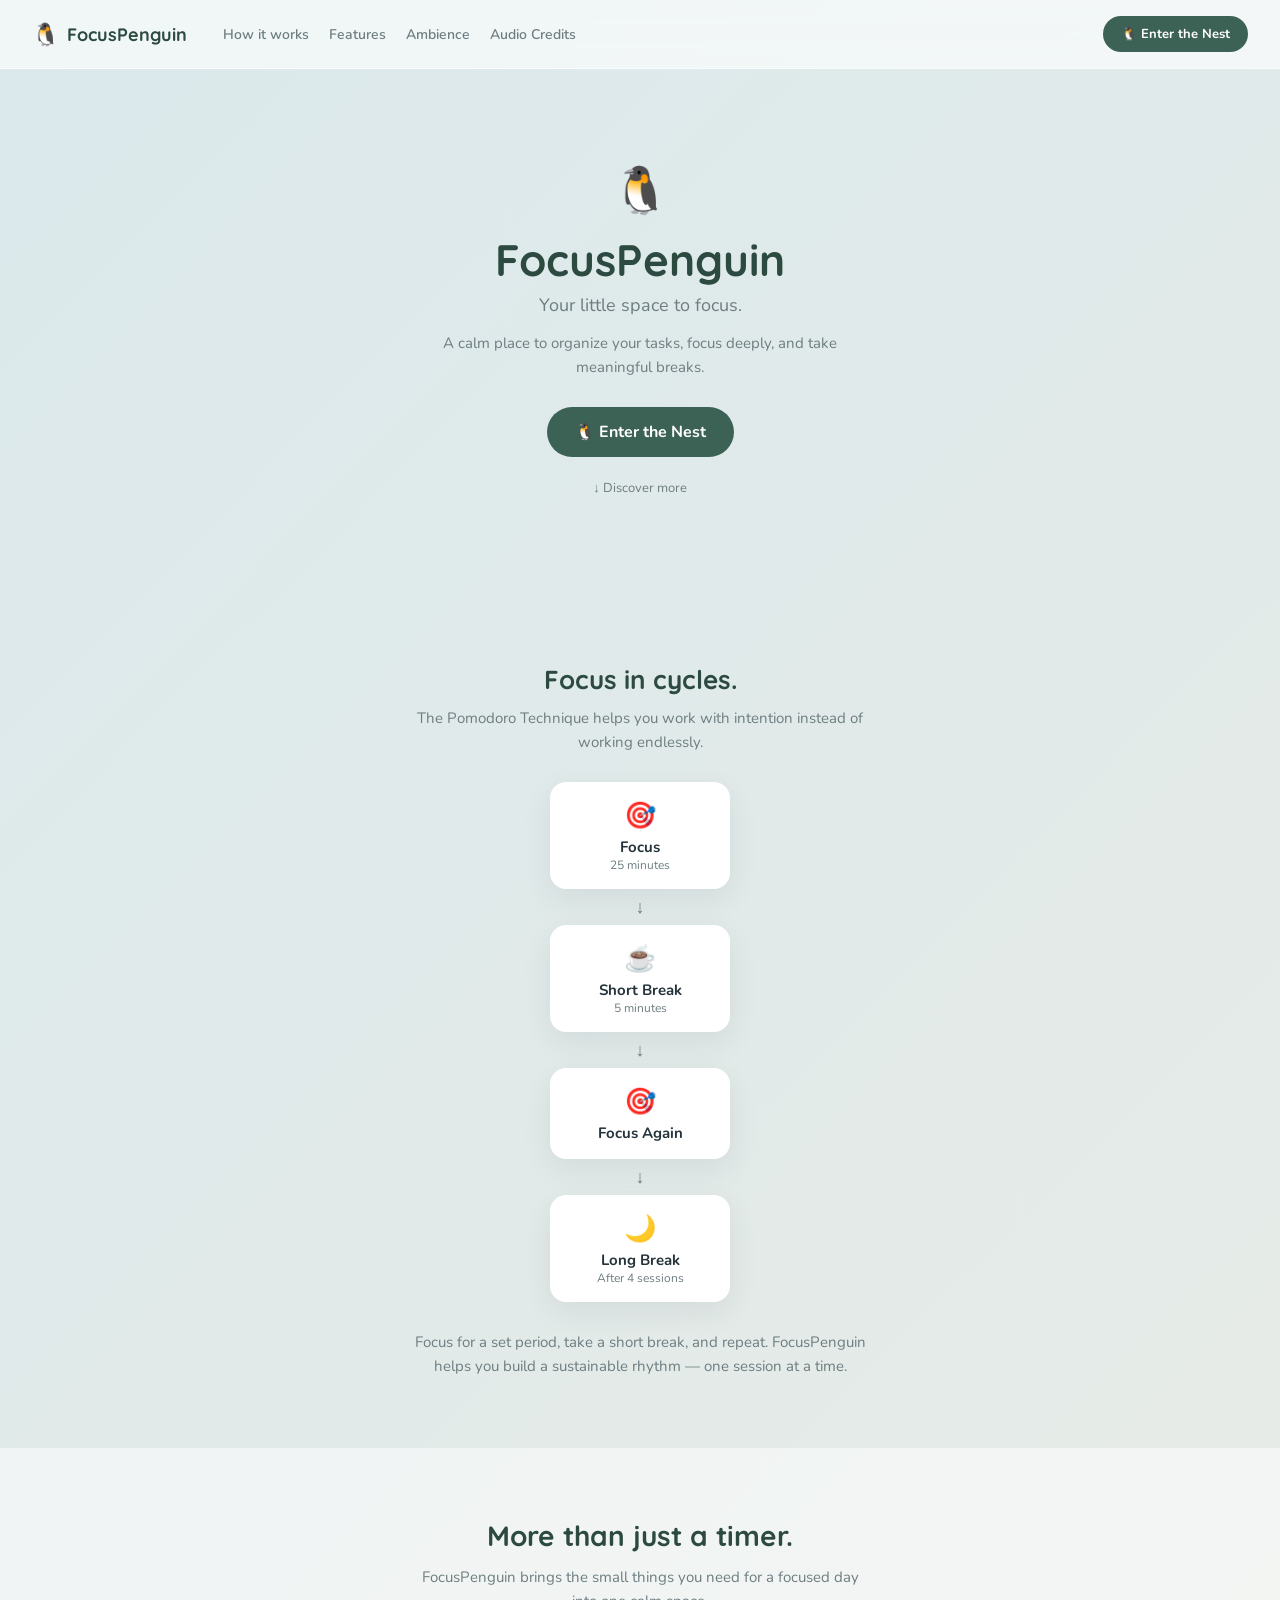
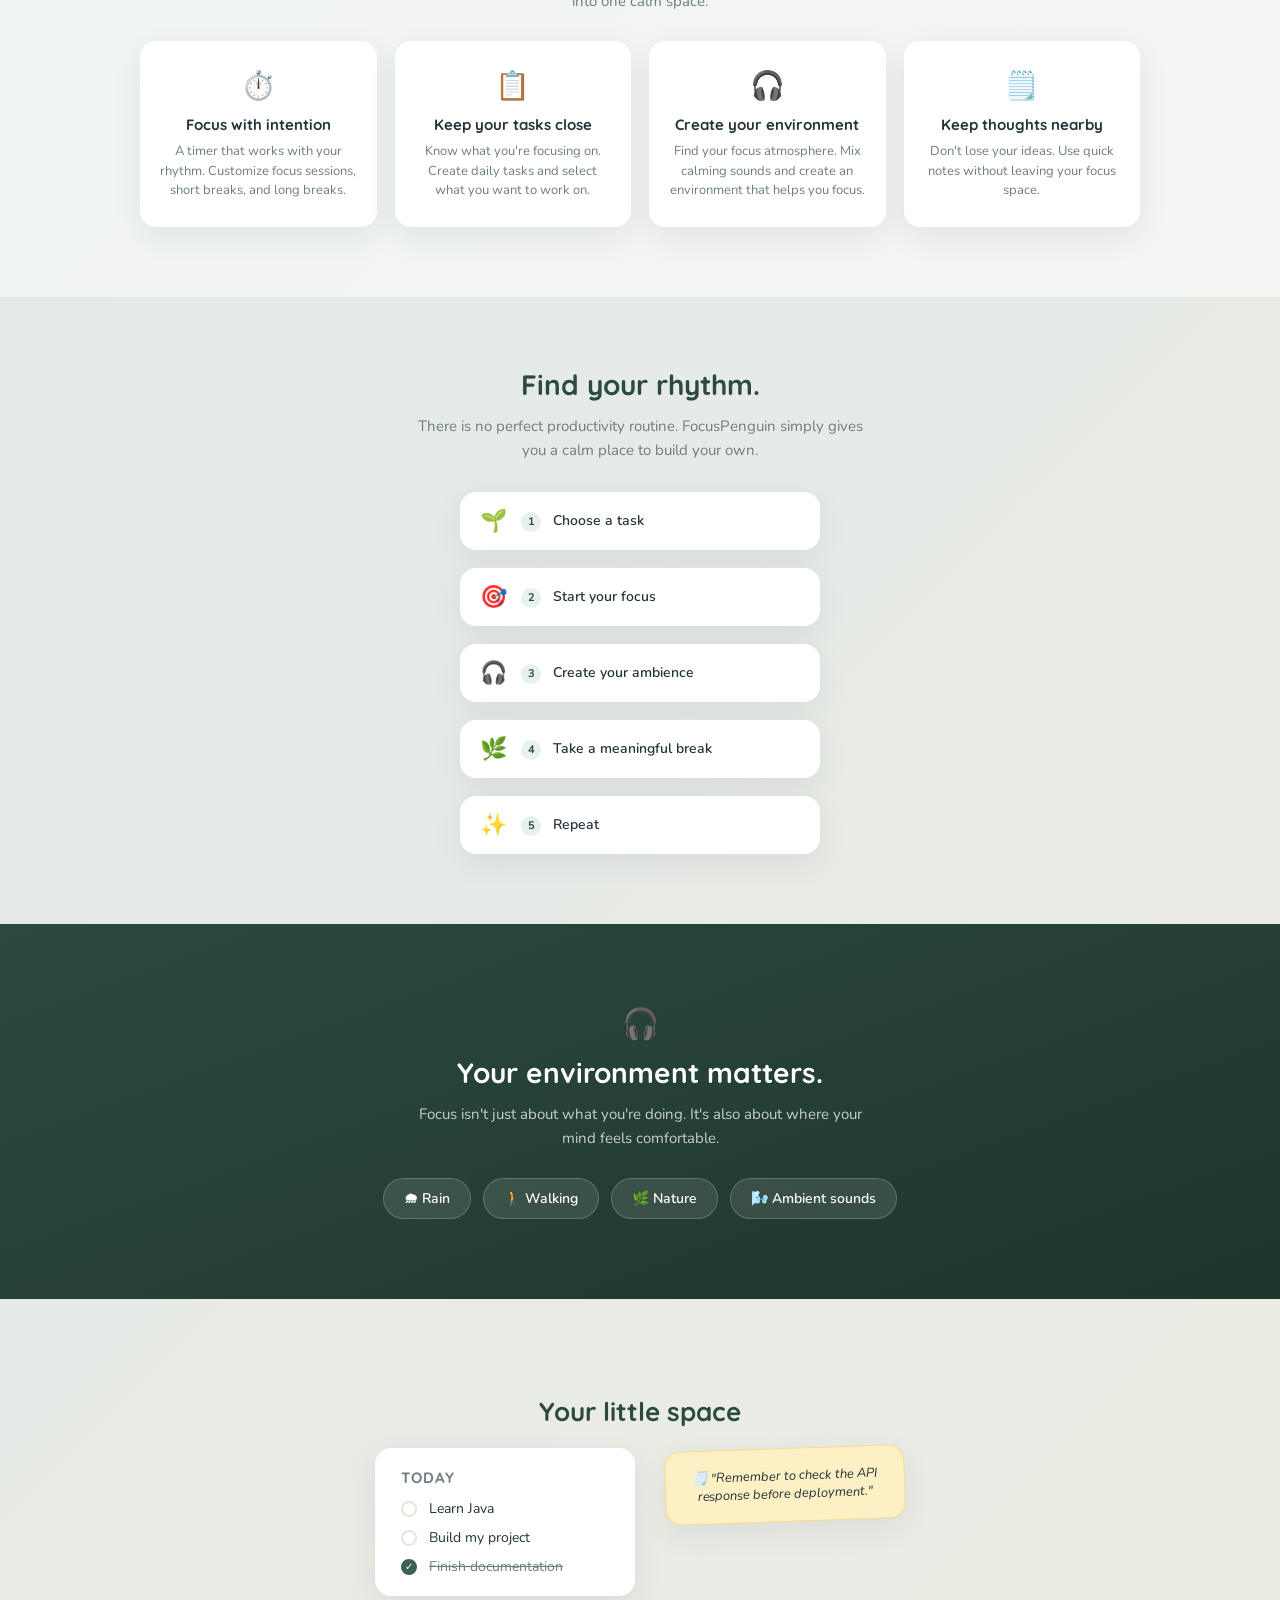
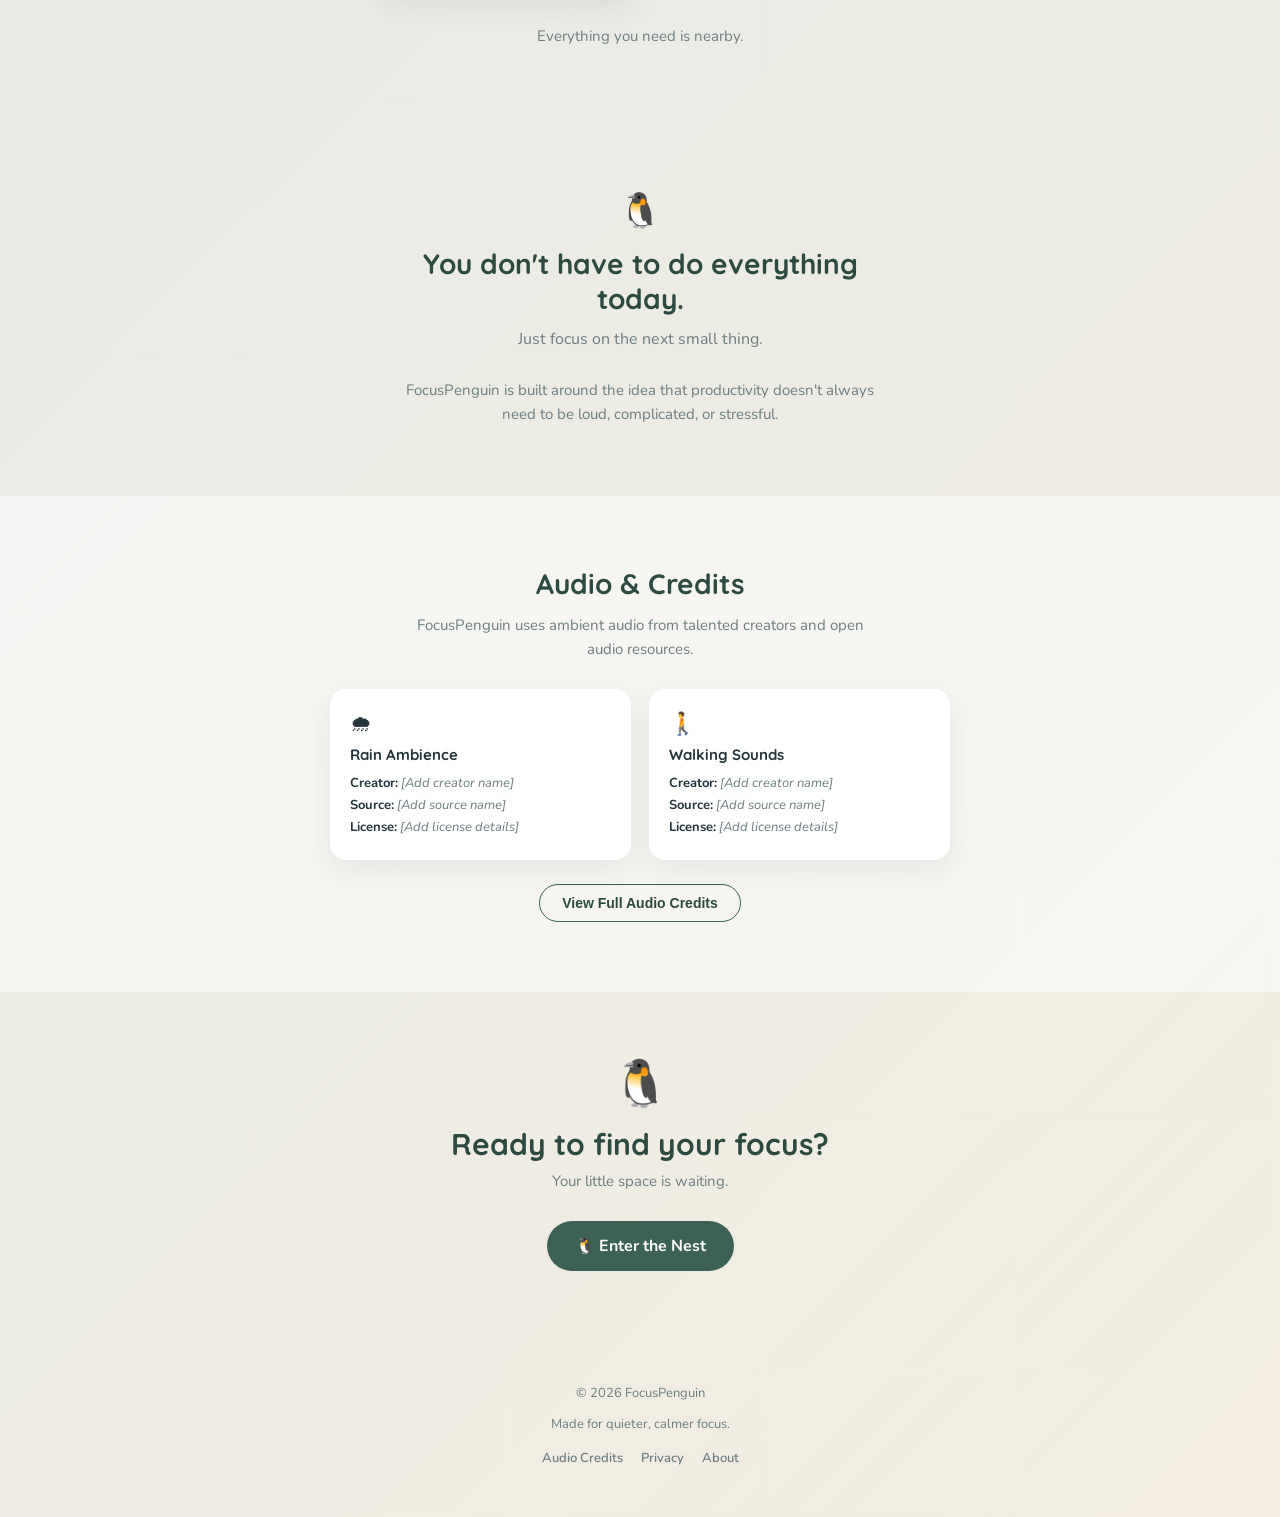
<file: index.html>
<!DOCTYPE html>
<html lang="en">
<head>
    <meta charset="UTF-8">
    <meta name="viewport" content="width=device-width, initial-scale=1.0">

    <title>FocusPenguin — Your Little Space to Focus</title>
    <meta name="description" content="FocusPenguin is a calm Pomodoro timer and task space. Focus in cycles, mix ambient sounds, keep notes close, and build a rhythm that works for you.">

    <link rel="preconnect" href="https://fonts.googleapis.com">
    <link href="https://fonts.googleapis.com/css2?family=Nunito:wght@400;600;700;800&family=Quicksand:wght@600;700&display=swap" rel="stylesheet">

    <link rel="stylesheet" href="style.css">
</head>
<body>

    <!-- ============ NAV ============ -->
    <header class="landing-nav">
        <div class="landing-brand">
            <span class="brand-leaf">🐧</span>
            <span class="brand-name">FocusPenguin</span>
        </div>

        <nav class="landing-nav-links">
            <a href="#how-it-works">How it works</a>
            <a href="#features">Features</a>
            <a href="#ambience">Ambience</a>
            <a href="#audio-credits">Audio Credits</a>
        </nav>

        <a href="/nest/" class="btn-nest btn-nest-small">🐧 Enter the Nest</a>
    </header>

    <!-- ============ HERO ============ -->
    <section class="hero">
        <div class="hero-leaf">🐧</div>

        <h1>FocusPenguin</h1>
        <p class="hero-tagline">Your little space to focus.</p>

        <p class="hero-sub">
            A calm place to organize your tasks, focus deeply,
            and take meaningful breaks.
        </p>

        <a href="/nest/" class="btn-nest">🐧 Enter the Nest</a>

        <a href="#how-it-works" class="discover-more">↓ Discover more</a>
    </section>

    <!-- ============ HOW POMODORO WORKS ============ -->
    <section class="section" id="how-it-works">

        <p class="eyebrow-divider">Focus in cycles.</p>

        <p class="section-intro">
            The Pomodoro Technique helps you work with intention
            instead of working endlessly.
        </p>

        <div class="cycle-diagram">

            <div class="cycle-step">
                <span class="cycle-icon">🎯</span>
                <span class="cycle-label">Focus</span>
                <span class="cycle-sub">25 minutes</span>
            </div>

            <span class="cycle-arrow">↓</span>

            <div class="cycle-step">
                <span class="cycle-icon">☕</span>
                <span class="cycle-label">Short Break</span>
                <span class="cycle-sub">5 minutes</span>
            </div>

            <span class="cycle-arrow">↓</span>

            <div class="cycle-step">
                <span class="cycle-icon">🎯</span>
                <span class="cycle-label">Focus Again</span>
            </div>

            <span class="cycle-arrow">↓</span>

            <div class="cycle-step">
                <span class="cycle-icon">🌙</span>
                <span class="cycle-label">Long Break</span>
                <span class="cycle-sub">After 4 sessions</span>
            </div>

        </div>

        <p class="section-outro">
            Focus for a set period, take a short break, and repeat.
            FocusPenguin helps you build a sustainable rhythm — one session at a time.
        </p>

    </section>

    <!-- ============ FEATURES ============ -->
    <section class="section section-alt" id="features">

        <h2>More than just a timer.</h2>
        <p class="section-intro">
            FocusPenguin brings the small things you need for a focused day
            into one calm space.
        </p>

        <div class="feature-grid">

            <div class="feature-card">
                <span class="feature-icon">⏱️</span>
                <h3>Focus with intention</h3>
                <p>A timer that works with your rhythm. Customize focus sessions, short breaks, and long breaks.</p>
            </div>

            <div class="feature-card">
                <span class="feature-icon">📋</span>
                <h3>Keep your tasks close</h3>
                <p>Know what you're focusing on. Create daily tasks and select what you want to work on.</p>
            </div>

            <div class="feature-card">
                <span class="feature-icon">🎧</span>
                <h3>Create your environment</h3>
                <p>Find your focus atmosphere. Mix calming sounds and create an environment that helps you focus.</p>
            </div>

            <div class="feature-card">
                <span class="feature-icon">🗒️</span>
                <h3>Keep thoughts nearby</h3>
                <p>Don't lose your ideas. Use quick notes without leaving your focus space.</p>
            </div>

        </div>

    </section>

    <!-- ============ YOUR FOCUS FLOW ============ -->
    <section class="section" id="focus-flow">

        <h2>Find your rhythm.</h2>
        <p class="section-intro">
            There is no perfect productivity routine.
            FocusPenguin simply gives you a calm place to build your own.
        </p>

        <div class="flow-timeline">

            <div class="flow-step">
                <span class="flow-icon">🌱</span>
                <div>
                    <span class="flow-number">1</span>
                    <span class="flow-label">Choose a task</span>
                </div>
            </div>

            <div class="flow-step">
                <span class="flow-icon">🎯</span>
                <div>
                    <span class="flow-number">2</span>
                    <span class="flow-label">Start your focus</span>
                </div>
            </div>

            <div class="flow-step">
                <span class="flow-icon">🎧</span>
                <div>
                    <span class="flow-number">3</span>
                    <span class="flow-label">Create your ambience</span>
                </div>
            </div>

            <div class="flow-step">
                <span class="flow-icon">🌿</span>
                <div>
                    <span class="flow-number">4</span>
                    <span class="flow-label">Take a meaningful break</span>
                </div>
            </div>

            <div class="flow-step">
                <span class="flow-icon">✨</span>
                <div>
                    <span class="flow-number">5</span>
                    <span class="flow-label">Repeat</span>
                </div>
            </div>

        </div>

    </section>

    <!-- ============ AMBIENCE ============ -->
    <section class="section section-dark" id="ambience">

        <span class="section-dark-icon">🎧</span>

        <h2>Your environment matters.</h2>

        <p class="section-intro section-intro-dark">
            Focus isn't just about what you're doing.
            It's also about where your mind feels comfortable.
        </p>

        <div class="ambience-tags">
            <span class="ambience-tag">🌧 Rain</span>
            <span class="ambience-tag">🚶 Walking</span>
            <span class="ambience-tag">🌿 Nature</span>
            <span class="ambience-tag">🌬️ Ambient sounds</span>
        </div>

    </section>

    <!-- ============ NOTES + TASKS MOCK ============ -->
    <section class="section" id="workspace">

        <p class="eyebrow-divider">Your little space</p>

        <div class="workspace-mock">

            <div class="mock-card">
                <p class="mock-card-title">Today</p>
                <ul class="mock-task-list">
                    <li><span class="mock-check"></span> Learn Java</li>
                    <li><span class="mock-check"></span> Build my project</li>
                    <li><span class="mock-check mock-check-done">✓</span> <span class="mock-done">Finish documentation</span></li>
                </ul>
            </div>

            <div class="mock-sticky">
                🗒️ "Remember to check the API response before deployment."
            </div>

        </div>

        <p class="section-outro">Everything you need is nearby.</p>

    </section>

    <!-- ============ PHILOSOPHY ============ -->
    <section class="section section-philosophy">

        <span class="philosophy-icon">🐧</span>

        <h2>You don't have to do everything today.</h2>
        <p class="philosophy-sub">Just focus on the next small thing.</p>

        <p class="section-outro">
            FocusPenguin is built around the idea that productivity doesn't
            always need to be loud, complicated, or stressful.
        </p>

    </section>

    <!-- ============ AUDIO CREDITS ============ -->
    <section class="section section-alt" id="audio-credits">

        <h2>Audio &amp; Credits</h2>
        <p class="section-intro">
            FocusPenguin uses ambient audio from talented creators and open audio resources.
        </p>

        <div class="credits-grid">

            <div class="credit-card">
                <span class="credit-icon">🌧</span>
                <h3>Rain Ambience</h3>
                <p><strong>Creator:</strong> <span class="credit-placeholder">[Add creator name]</span></p>
                <p><strong>Source:</strong> <span class="credit-placeholder">[Add source name]</span></p>
                <p><strong>License:</strong> <span class="credit-placeholder">[Add license details]</span></p>
            </div>

            <div class="credit-card">
                <span class="credit-icon">🚶</span>
                <h3>Walking Sounds</h3>
                <p><strong>Creator:</strong> <span class="credit-placeholder">[Add creator name]</span></p>
                <p><strong>Source:</strong> <span class="credit-placeholder">[Add source name]</span></p>
                <p><strong>License:</strong> <span class="credit-placeholder">[Add license details]</span></p>
            </div>

        </div>

        <button class="btn-secondary-outline" id="viewFullCreditsButton">View Full Audio Credits</button>

    </section>

    <!-- ============ FINAL CTA ============ -->
    <section class="hero hero-final">
        <div class="hero-leaf">🐧</div>

        <h2>Ready to find your focus?</h2>
        <p class="hero-sub">Your little space is waiting.</p>

        <a href="/nest/" class="btn-nest">🐧 Enter the Nest</a>
    </section>

    <!-- ============ FOOTER ============ -->
    <footer class="landing-footer">
        <p>© 2026 FocusPenguin</p>
        <p class="footer-sub">Made for quieter, calmer focus.</p>

        <div class="footer-links">
            <a href="#audio-credits">Audio Credits</a>
            <a href="#" id="privacyLink">Privacy</a>
            <a href="#" id="aboutLink">About</a>
        </div>
    </footer>

    <!-- ============ FULL CREDITS MODAL ============ -->
    <div class="modal-overlay" id="creditsOverlay">
        <div class="modal-panel">
            <button class="modal-close" id="closeCreditsButton" aria-label="Close">×</button>

            <h2>Full Audio Credits</h2>

            <p class="section-intro" style="text-align:left;">
                The exact attribution below should match the license terms
                of each audio file actually used in the app.
            </p>

            <div class="credit-card" style="margin-bottom:14px;">
                <span class="credit-icon">🌧</span>
                <h3>Rain Ambience</h3>
                <p><strong>Creator:</strong> <span class="credit-placeholder">[Add creator name]</span></p>
                <p><strong>Source:</strong> <span class="credit-placeholder">[Add source name]</span></p>
                <p><strong>License:</strong> <span class="credit-placeholder">[Add license details]</span></p>
            </div>

            <div class="credit-card">
                <span class="credit-icon">🚶</span>
                <h3>Walking Sounds</h3>
                <p><strong>Creator:</strong> <span class="credit-placeholder">[Add creator name]</span></p>
                <p><strong>Source:</strong> <span class="credit-placeholder">[Add source name]</span></p>
                <p><strong>License:</strong> <span class="credit-placeholder">[Add license details]</span></p>
            </div>
        </div>
    </div>

    <script src="script.js"></script>

</body>
</html>
</file>
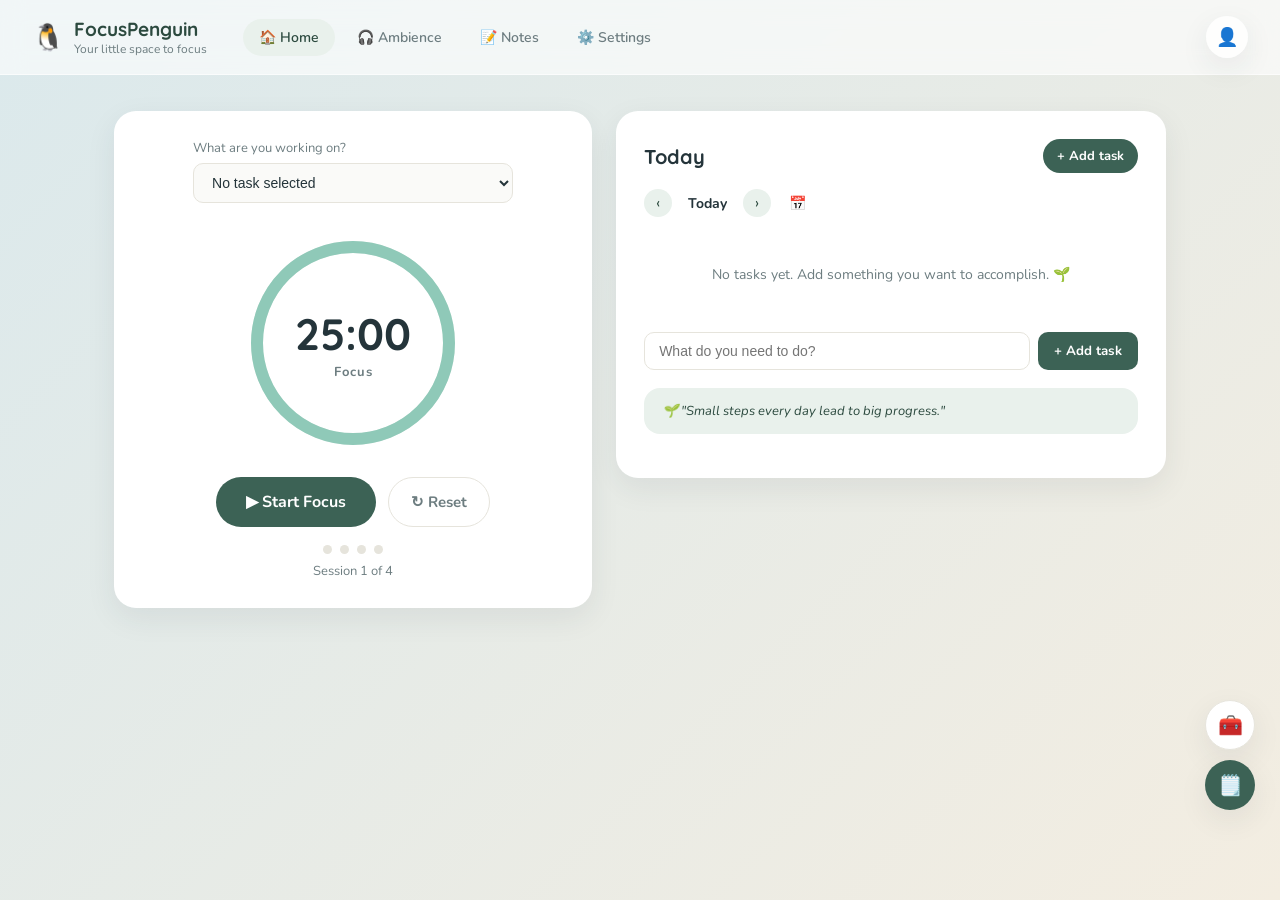
<file: nest/index.html>
<!DOCTYPE html>
<html lang="en">
<head>
    <meta charset="UTF-8">
    <meta name="viewport" content="width=device-width, initial-scale=1.0">

    <title>FocusPenguin</title>

    <link rel="preconnect" href="https://fonts.googleapis.com">
    <link href="https://fonts.googleapis.com/css2?family=Nunito:wght@400;600;700;800&family=Quicksand:wght@600;700&display=swap" rel="stylesheet">

    <link rel="stylesheet" href="style.css">
</head>

<body>

    <div id="ambienceBackground"></div>

    <!-- ============ TOP NAV ============ -->
    <header class="topnav">

        <div class="brand">
            <span class="brand-leaf">🐧</span>
            <div>
                <div class="brand-name">FocusPenguin</div>
                <div class="brand-tag">Your little space to focus</div>
            </div>
        </div>

        <nav class="nav-links">
            <button class="nav-link active" id="navHome">🏠 Home</button>
            <button class="nav-link" id="navAmbience">🎧 Ambience</button>
            <button class="nav-link" id="navNotes">📝 Notes</button>
            <button class="nav-link" id="navSettings">⚙️ Settings</button>
        </nav>

        <button id="accountButton" class="account-avatar-button" aria-label="Account">👤</button>

    </header>

    <!-- ============ MOBILE BOTTOM NAV ============ -->
    <nav class="bottom-nav">
        <button class="bottom-nav-item active" id="bottomNavHome">
            <span>🏠</span>Home
        </button>
        <button class="bottom-nav-item" id="bottomNavTasks">
            <span>✅</span>Tasks
        </button>
        <button class="bottom-nav-item" id="bottomNavAmbience">
            <span>🎧</span>Ambience
        </button>
        <button class="bottom-nav-item" id="bottomNavNotes">
            <span>📝</span>Notes
        </button>
        <button class="bottom-nav-item" id="bottomNavMore">
            <span>⋯</span>More
        </button>
    </nav>

    <main class="dashboard">

        <!-- ============ FOCUS CARD ============ -->
        <section class="focus-card" id="focusCard">

            <!-- TIMER VIEW -->
            <div class="card-view active" id="timerView">

                <div class="task-select-row">
                    <label for="activeTaskSelect" class="task-select-label">What are you working on?</label>
                    <select id="activeTaskSelect" class="task-select">
                        <option value="">No task selected</option>
                    </select>
                </div>

                <div class="progress-ring-wrap">

                    <svg viewBox="0 0 220 220" class="progress-ring">
                        <circle class="ring-track" cx="110" cy="110" r="96"></circle>
                        <circle class="ring-progress" id="ringProgress" cx="110" cy="110" r="96"></circle>
                    </svg>

                    <div class="timer-center">
                        <div class="timer" id="timer">25:00</div>
                        <p class="session-type" id="sessionType">Focus</p>
                    </div>

                </div>

                <div class="timer-controls">
                    <button id="startButton" class="btn-primary btn-lg">▶ Start Focus</button>
                    <button id="resetButton" class="btn-ghost">↻ Reset</button>
                </div>

                <div class="session-dots" id="sessionDots"></div>

                <p class="session-count" id="sessionProgress">Session 1 of 4</p>

            </div>

            <!-- SESSION COMPLETE VIEW -->
            <div class="card-view" id="completeView">

                <div class="complete-icon">🐧</div>

                <h2 class="complete-title">Session Complete!</h2>
                <p class="complete-sub">Great work! 🎉</p>
                <p class="complete-detail">You focused for <strong id="completedMinutes">25</strong> minutes.</p>

                <div class="quote-box">"Progress, not perfection. Keep going!"</div>

                <div class="complete-actions">
                    <button id="takeBreakButton" class="btn-primary">Take a Break</button>
                    <button id="startNextButton" class="btn-secondary">Start Next Session</button>
                </div>

            </div>

            <!-- BREAK INTRO VIEW -->
            <div class="card-view" id="breakIntroView">

                <div class="break-hero"></div>

                <h2 class="complete-title">Time for a Break</h2>
                <p class="complete-sub">You've earned this! 🌱</p>

                <div class="timer break-preview-timer" id="breakPreviewTimer">05:00</div>

                <ul class="break-suggestions">
                    <li><label><input type="radio" name="breakSuggestion" checked> Take a short walk</label></li>
                    <li><label><input type="radio" name="breakSuggestion"> Drink some water</label></li>
                    <li><label><input type="radio" name="breakSuggestion"> Stretch</label></li>
                    <li><label><input type="radio" name="breakSuggestion"> Look away from your screen</label></li>
                </ul>

                <div class="complete-actions">
                    <button id="startBreakButton" class="btn-primary">▶ Start Break</button>
                    <button id="skipBreakButton" class="btn-secondary">Skip</button>
                </div>

            </div>

        </section>

        <!-- ============ TASKS CARD ============ -->
        <section class="tasks-card" id="tasksCard">

            <div class="tasks-header">
                <h2>Today</h2>
                <button id="addTaskHeaderButton" class="btn-primary btn-sm">+ Add task</button>
            </div>

            <div class="date-nav" id="dateNav">
                <button id="prevDateButton" class="date-nav-button" aria-label="Previous day">‹</button>
                <button id="dateLabel" class="date-label" title="Jump to today">Today</button>
                <button id="nextDateButton" class="date-nav-button" aria-label="Next day">›</button>
                <button id="openTaskCalendarButton" class="calendar-pick-button" aria-label="Pick a date">📅</button>
                <input type="date" id="taskCalendarInput" class="hidden-date-input">
            </div>

            <div class="task-list" id="taskList"></div>

            <div class="add-task-container">
                <input type="text" id="taskInput" placeholder="What do you need to do?">
                <button id="addTaskButton">+ Add task</button>
            </div>

            <div class="quote-box small">🌱 "Small steps every day lead to big progress."</div>

        </section>

    </main>

    <!-- ============ AMBIENCE MODAL ============ -->
    <div class="modal-overlay" id="ambienceOverlay">
        <div class="modal-panel ambience-modal">

            <div class="modal-header">
                <div class="modal-header-icon">🎧</div>
                <div>
                    <h2>Ambience</h2>
                    <p class="modal-subtitle">Set the mood for your focus session.</p>
                </div>
                <button class="modal-close" id="closeAmbienceButton" aria-label="Close">×</button>
            </div>

            <div class="tabs">
                <button class="tab active" id="tabEnvironments">🌿 Environments</button>
                <button class="tab" id="tabCustomMix">🎚️ Custom Mix</button>
            </div>

            <div id="environmentsSection">
                <p class="section-label">Focus Environments <span>Pick a preset and get started instantly.</span></p>
                <div class="ambience-list" id="ambienceList"></div>
            </div>

            <div class="volume-row">
                <span class="volume-icon">🔊</span>
                <div class="volume-info">
                    <span class="volume-label">Master Volume</span>
                    <span class="volume-sub">Control the overall ambience volume.</span>
                </div>
                <input type="range" id="masterVolume" min="0" max="100" value="70" class="sound-volume">
                <span class="volume-value" id="masterVolumeValue">70%</span>
            </div>

            <div class="sounds-section">
                <div class="sounds-section-header">
                    <span class="section-label">Active Sounds <span>Adjust individual sounds or turn them on/off.</span></span>
                    <button class="link-button" id="clearAllSounds">Clear All</button>
                </div>

                <div id="soundsList" class="sounds-list"></div>

                <div class="sounds-footer">
                    <button class="btn-ghost btn-sm" id="addAnotherSound">+ Add another sound</button>
                    <button class="btn-primary btn-sm" id="playAllSounds">▶ Play All</button>
                </div>
            </div>

        </div>
    </div>

    <!-- ============ SETTINGS MODAL ============ -->
    <div class="modal-overlay" id="settingsOverlay">
        <div class="modal-panel settings-modal">

            <div class="modal-header">
                <div class="modal-header-icon">⚙️</div>
                <div>
                    <h2>Focus Settings</h2>
                    <p class="modal-subtitle">Customize your rhythm.</p>
                </div>
                <button class="modal-close" id="closeSettingsButton" aria-label="Close">×</button>
            </div>

            <div class="setting-row">
                <span class="setting-icon setting-icon-orange">☀️</span>
                <div class="setting-info">
                    <span class="setting-name">Focus duration</span>
                    <span class="setting-desc">How long do you want to focus?</span>
                </div>
                <div class="stepper">
                    <button class="stepper-btn" data-target="focusDuration" data-dir="-1">−</button>
                    <input type="number" id="focusDuration" min="1" value="25" readonly>
                    <button class="stepper-btn" data-target="focusDuration" data-dir="1">+</button>
                </div>
                <span class="setting-unit">minutes</span>
            </div>

            <div class="setting-row">
                <span class="setting-icon setting-icon-pink">🍵</span>
                <div class="setting-info">
                    <span class="setting-name">Short break</span>
                    <span class="setting-desc">A quick recharge.</span>
                </div>
                <div class="stepper">
                    <button class="stepper-btn" data-target="shortBreakDuration" data-dir="-1">−</button>
                    <input type="number" id="shortBreakDuration" min="1" value="5" readonly>
                    <button class="stepper-btn" data-target="shortBreakDuration" data-dir="1">+</button>
                </div>
                <span class="setting-unit">minutes</span>
            </div>

            <div class="setting-row">
                <span class="setting-icon setting-icon-blue">🌙</span>
                <div class="setting-info">
                    <span class="setting-name">Long break</span>
                    <span class="setting-desc">A longer rest.</span>
                </div>
                <div class="stepper">
                    <button class="stepper-btn" data-target="longBreakDuration" data-dir="-1">−</button>
                    <input type="number" id="longBreakDuration" min="1" value="15" readonly>
                    <button class="stepper-btn" data-target="longBreakDuration" data-dir="1">+</button>
                </div>
                <span class="setting-unit">minutes</span>
            </div>

            <div class="setting-row">
                <span class="setting-icon setting-icon-flame">🔥</span>
                <div class="setting-info">
                    <span class="setting-name">Sessions before long break</span>
                    <span class="setting-desc">How many focus sessions?</span>
                </div>
                <div class="stepper">
                    <button class="stepper-btn" data-target="sessionsUntilLongBreak" data-dir="-1">−</button>
                    <input type="number" id="sessionsUntilLongBreak" min="1" value="4" readonly>
                    <button class="stepper-btn" data-target="sessionsUntilLongBreak" data-dir="1">+</button>
                </div>
                <span class="setting-unit">sessions</span>
            </div>

            <div class="settings-footer">
                <button class="btn-ghost" id="resetSettingsButton">↻ Reset to defaults</button>
                <button class="btn-primary" id="saveSettingsButton">Save Changes</button>
            </div>

        </div>
    </div>

    <!-- ============ NOTES MODAL ============ -->
    <div class="modal-overlay" id="notesOverlay">
        <div class="modal-panel notes-modal">

            <div class="modal-header">
                <div class="modal-header-icon">📝</div>
                <div>
                    <h2>Notes</h2>
                    <p class="modal-subtitle">Capture your thoughts, ideas and reminders.</p>
                </div>
                <button class="btn-primary btn-sm" id="newNoteButton" style="margin-left:auto;">+ New Note</button>
                <button class="modal-close" id="closeNotesButton" aria-label="Close">×</button>
            </div>

            <div class="notes-grid" id="notesGrid"></div>

        </div>
    </div>

    <!-- ============ ACCOUNT MODAL ============ -->
    <div class="modal-overlay" id="authOverlay">
        <div class="modal-panel auth-modal">

            <button class="modal-close" id="closeAuthButton" aria-label="Close">×</button>

            <div id="authLoggedOutView">

                <div class="auth-brand">
                    <span class="brand-leaf">🐧</span>
                    <div class="brand-name">FocusPenguin</div>
                    <p class="brand-tag">Your little space to focus.</p>
                </div>

                <div class="auth-tabs">
                    <button class="auth-tab active" id="authTabLogin">Log In</button>
                    <button class="auth-tab" id="authTabSignup">Sign Up</button>
                </div>

                <p id="authError" class="auth-error"></p>

                <div class="auth-field">
                    <span class="auth-field-icon">✉️</span>
                    <input type="email" id="authEmail" class="auth-input" placeholder="you@example.com">
                </div>

                <div class="auth-field">
                    <span class="auth-field-icon">🔒</span>
                    <input type="password" id="authPassword" class="auth-input" placeholder="Password (min 8 characters)">
                </div>

                <button id="authSubmitButton" class="btn-primary btn-block">Log In</button>

                <div class="auth-divider"><span>or continue with</span></div>

                <div class="auth-social-row">
                    <button class="auth-social-button" id="googleAuthButton">🔵 Google</button>
                    <button class="auth-social-button" id="microsoftAuthButton">🟦 Microsoft</button>
                </div>

                <p class="auth-toggle">
                    <span id="authToggleText">New here?</span>
                    <button id="authToggleButton" class="auth-toggle-button">Create an account</button>
                </p>

                <p class="auth-note">Tasks stay on this device until you log in. Once logged in, they sync across devices.</p>
            </div>

            <div id="authLoggedInView" class="auth-logged-in-view">
                <div class="auth-brand">
                    <span class="brand-leaf">🐧</span>
                    <div class="brand-name">Welcome back!</div>
                </div>
                <p>Signed in as <strong id="authUserEmail"></strong></p>
                <button id="logoutButton" class="btn-primary btn-block">Log Out</button>
            </div>

        </div>
    </div>

    <button id="moreToolsButton" class="more-tools-button" aria-label="Open more tools">🧰</button>

    <button id="stickyNotesButton" class="sticky-notes-button" aria-label="Open sticky notes">🗒️</button>
    <div id="stickyNotesContainer"></div>

    <!-- ============ MORE TOOLS HUB ============ -->
    <div class="modal-overlay" id="moreToolsOverlay">
        <div class="modal-panel">

            <div class="modal-header">
                <div class="modal-header-icon">🧰</div>
                <div>
                    <h2>More Tools</h2>
                    <p class="modal-subtitle">Extra little helpers for your day.</p>
                </div>
                <button class="modal-close" id="closeMoreToolsButton" aria-label="Close">×</button>
            </div>

            <div class="more-tools-grid">

                <button class="more-tool-card" id="openExpenseTracker">
                    <span class="more-tool-icon">💰</span>
                    <span class="more-tool-name">Expense Tracker</span>
                    <span class="more-tool-desc">Log spending, see your total</span>
                </button>

                <button class="more-tool-card" id="openKakeibo">
                    <span class="more-tool-icon">📔</span>
                    <span class="more-tool-name">Kakeibo</span>
                    <span class="more-tool-desc">Japanese mindful budgeting</span>
                </button>

                <button class="more-tool-card" id="openDiary">
                    <span class="more-tool-icon">📓</span>
                    <span class="more-tool-name">Diary</span>
                    <span class="more-tool-desc">A private note for today</span>
                </button>

                <button class="more-tool-card" id="openHabitTracker">
                    <span class="more-tool-icon">✅</span>
                    <span class="more-tool-name">Habit Tracker</span>
                    <span class="more-tool-desc">Build a streak, one day at a time</span>
                </button>

            </div>

        </div>
    </div>

    <!-- ============ EXPENSE TRACKER ============ -->
    <div class="modal-overlay" id="expenseOverlay">
        <div class="modal-panel tool-modal">

            <div class="modal-header">
                <button class="tool-back-button" data-back="moreToolsOverlay">← More</button>
                <div class="modal-header-icon">💰</div>
                <div>
                    <h2>Expense Tracker</h2>
                    <p class="modal-subtitle">A simple running log of your spending.</p>
                </div>
                <button class="modal-close" id="closeExpenseButton" aria-label="Close">×</button>
            </div>

            <div class="tool-total-banner">
                <span>Total spent</span>
                <span id="expenseTotal">₹0</span>
            </div>

            <div class="tool-add-row">
                <input type="text" id="expenseDescInput" placeholder="What did you spend on?">
                <input type="number" id="expenseAmountInput" placeholder="Amount" min="0">
                <button class="btn-primary btn-sm" id="addExpenseButton">+ Add</button>
            </div>

            <div id="expenseList" class="tool-list"></div>

        </div>
    </div>

    <!-- ============ KAKEIBO ============ -->
    <div class="modal-overlay" id="kakeiboOverlay">
        <div class="modal-panel tool-modal">

            <div class="modal-header">
                <button class="tool-back-button" data-back="moreToolsOverlay">← More</button>
                <div class="modal-header-icon">📔</div>
                <div>
                    <h2>Kakeibo</h2>
                    <p class="modal-subtitle">Mindful budgeting: Needs, Wants, Culture, Unexpected.</p>
                </div>
                <button class="modal-close" id="closeKakeiboButton" aria-label="Close">×</button>
            </div>

            <div class="date-nav" id="kakeiboMonthNav">
                <button id="kakeiboPrevMonthButton" class="date-nav-button" aria-label="Previous month">‹</button>
                <button id="kakeiboMonthLabel" class="date-label" title="Jump to this month">This month</button>
                <button id="kakeiboNextMonthButton" class="date-nav-button" aria-label="Next month">›</button>
                <button id="openKakeiboCalendarButton" class="calendar-pick-button" aria-label="Pick a month">📅</button>
                <input type="month" id="kakeiboCalendarInput" class="hidden-date-input">
            </div>

            <div class="kakeibo-summary-row">
                <div class="kakeibo-summary-field">
                    <label for="kakeiboIncome">Monthly income</label>
                    <input type="number" id="kakeiboIncome" min="0" placeholder="0">
                </div>
                <div class="kakeibo-summary-field">
                    <label for="kakeiboSavingsGoal">Savings goal</label>
                    <input type="number" id="kakeiboSavingsGoal" min="0" placeholder="0">
                </div>
            </div>

            <div class="tool-total-banner" id="kakeiboRemainingBanner">
                <span>Remaining after spending</span>
                <span id="kakeiboRemaining">₹0</span>
            </div>

            <div id="kakeiboCategories" class="kakeibo-categories"></div>

            <div class="kakeibo-reflection">
                <label for="kakeiboReflection">Monthly reflection</label>
                <textarea id="kakeiboReflection" placeholder="How did this month go? What would you change?"></textarea>
            </div>

        </div>
    </div>

    <!-- ============ DIARY ============ -->
    <div class="modal-overlay" id="diaryOverlay">
        <div class="modal-panel tool-modal">

            <div class="modal-header">
                <button class="tool-back-button" data-back="moreToolsOverlay">← More</button>
                <div class="modal-header-icon">📓</div>
                <div>
                    <h2>Diary</h2>
                    <p class="modal-subtitle">A private note for how today went.</p>
                </div>
                <button class="modal-close" id="closeDiaryButton" aria-label="Close">×</button>
            </div>

            <div class="date-nav" id="diaryDateNav">
                <button id="diaryPrevDateButton" class="date-nav-button" aria-label="Previous day">‹</button>
                <button id="diaryDateLabel" class="date-label" title="Jump to today">Today</button>
                <button id="diaryNextDateButton" class="date-nav-button" aria-label="Next day">›</button>
                <button id="openDiaryCalendarButton" class="calendar-pick-button" aria-label="Pick a date">📅</button>
                <input type="date" id="diaryCalendarInput" class="hidden-date-input">
            </div>

            <div class="diary-mood-row" id="diaryMoodRow"></div>

            <textarea id="diaryTextArea" class="diary-textarea" placeholder="What happened today? How are you feeling?"></textarea>

        </div>
    </div>

    <!-- ============ HABIT TRACKER ============ -->
    <div class="modal-overlay" id="habitOverlay">
        <div class="modal-panel tool-modal">

            <div class="modal-header">
                <button class="tool-back-button" data-back="moreToolsOverlay">← More</button>
                <div class="modal-header-icon">✅</div>
                <div>
                    <h2>Habit Tracker</h2>
                    <p class="modal-subtitle">Build a streak, one day at a time.</p>
                </div>
                <button class="modal-close" id="closeHabitButton" aria-label="Close">×</button>
            </div>

            <div class="tool-add-row">
                <input type="text" id="habitNameInput" placeholder="New habit (e.g. Drink water)">
                <button class="btn-primary btn-sm" id="addHabitButton">+ Add</button>
            </div>

            <div id="habitList" class="habit-list"></div>

        </div>
    </div>

    <script src="script.js"></script>

</body>
</html>
</file>
<file: style.css>
:root {
    --bg-grad-1: #dbe9ec;
    --bg-grad-2: #f3ede1;

    --color-primary: #3c6255;
    --color-primary-dark: #2c4a3f;
    --color-primary-light: #e9f1ec;

    --color-card: #ffffff;
    --color-text: #24343a;
    --color-text-muted: #6d7d80;
    --color-border: #e6e4dc;

    --radius-lg: 22px;
    --radius-md: 16px;

    --shadow-card: 0 10px 30px rgba(36, 52, 58, 0.08);
    --shadow-modal: 0 20px 60px rgba(36, 52, 58, 0.25);

    --font-heading: "Quicksand", "Nunito", sans-serif;
    --font-body: "Nunito", sans-serif;
}

* {
    box-sizing: border-box;
}

body {
    margin: 0;

    font-family: var(--font-body);

    color: var(--color-text);

    background: linear-gradient(135deg, var(--bg-grad-1), var(--bg-grad-2));

    overflow-x: hidden;
}

h1, h2, h3 {
    font-family: var(--font-heading);

    margin: 0;
}

a {
    color: inherit;
}


/* =========================================================
   NAV
========================================================= */

.landing-nav {
    display: flex;

    align-items: center;

    gap: 24px;

    padding: 16px 32px;

    background: rgba(255, 255, 255, 0.6);

    backdrop-filter: blur(12px);

    border-bottom: 1px solid rgba(255, 255, 255, 0.6);

    position: sticky;

    top: 0;

    z-index: 200;
}

.landing-brand {
    display: flex;

    align-items: center;

    gap: 8px;

    font-family: var(--font-heading);

    font-weight: 700;

    font-size: 18px;

    color: var(--color-primary-dark);
}

.brand-leaf {
    font-size: 22px;
}

.landing-nav-links {
    display: flex;

    gap: 20px;

    margin-left: 12px;

    flex: 1;
}

.landing-nav-links a {
    text-decoration: none;

    font-size: 14px;

    font-weight: 600;

    color: var(--color-text-muted);
}

.landing-nav-links a:hover {
    color: var(--color-primary-dark);
}

.btn-nest {
    display: inline-block;

    background: var(--color-primary);

    color: white;

    text-decoration: none;

    border: none;

    border-radius: 999px;

    padding: 14px 28px;

    font-size: 16px;

    font-weight: 700;

    cursor: pointer;

    transition: transform 0.15s ease, background 0.15s ease;
}

.btn-nest:hover {
    background: var(--color-primary-dark);

    transform: translateY(-1px);
}

.btn-nest-small {
    padding: 9px 18px;

    font-size: 13px;
}


/* =========================================================
   HERO
========================================================= */

.hero {
    text-align: center;

    padding: 90px 24px 70px;

    max-width: 640px;

    margin: 0 auto;
}

.hero-leaf {
    font-size: 46px;

    margin-bottom: 10px;

    animation: float 4s ease-in-out infinite;
}

@keyframes float {
    0%, 100% { transform: translateY(0); }
    50% { transform: translateY(-8px); }
}

.hero h1 {
    font-size: 44px;

    color: var(--color-primary-dark);

    margin-bottom: 6px;
}

.hero-tagline {
    font-size: 18px;

    color: var(--color-text-muted);

    margin: 0 0 14px;
}

.hero-sub {
    font-size: 15px;

    color: var(--color-text-muted);

    max-width: 420px;

    margin: 0 auto 28px;

    line-height: 1.6;
}

.discover-more {
    display: block;

    margin-top: 22px;

    font-size: 13px;

    color: var(--color-text-muted);

    text-decoration: none;
}

.discover-more:hover {
    color: var(--color-primary-dark);
}

.hero-final {
    padding-top: 60px;

    padding-bottom: 60px;
}

.hero-final h2 {
    font-size: 30px;

    color: var(--color-primary-dark);

    margin-bottom: 6px;
}


/* =========================================================
   SHARED SECTION STYLES
========================================================= */

.section {
    max-width: 900px;

    margin: 0 auto;

    padding: 70px 24px;

    text-align: center;
}

.section-alt {
    background: rgba(255, 255, 255, 0.5);

    max-width: 100%;

    border-radius: 0;
}

.section h2 {
    font-size: 28px;

    color: var(--color-primary-dark);

    margin-bottom: 12px;
}

.eyebrow-divider {
    font-family: var(--font-heading);

    font-size: 26px;

    font-weight: 700;

    color: var(--color-primary-dark);

    margin-bottom: 10px;
}

.section-intro {
    font-size: 15px;

    color: var(--color-text-muted);

    max-width: 460px;

    margin: 0 auto 28px;

    line-height: 1.6;
}

.section-outro {
    font-size: 15px;

    color: var(--color-text-muted);

    max-width: 480px;

    margin: 28px auto 0;

    line-height: 1.6;
}


/* =========================================================
   POMODORO CYCLE DIAGRAM
========================================================= */

.cycle-diagram {
    display: flex;

    flex-direction: column;

    align-items: center;

    gap: 6px;

    margin: 20px auto;
}

.cycle-step {
    background: var(--color-card);

    border-radius: var(--radius-md);

    box-shadow: var(--shadow-card);

    padding: 16px 32px;

    display: flex;

    flex-direction: column;

    align-items: center;

    min-width: 180px;
}

.cycle-icon {
    font-size: 26px;

    margin-bottom: 4px;
}

.cycle-label {
    font-weight: 700;

    font-size: 15px;
}

.cycle-sub {
    font-size: 12px;

    color: var(--color-text-muted);
}

.cycle-arrow {
    color: var(--color-text-muted);

    font-size: 18px;
}


/* =========================================================
   FEATURES
========================================================= */

.feature-grid {
    display: grid;

    grid-template-columns: repeat(4, 1fr);

    gap: 18px;

    max-width: 1000px;

    margin: 0 auto;
}

.feature-card {
    background: var(--color-card);

    border-radius: var(--radius-md);

    box-shadow: var(--shadow-card);

    padding: 26px 18px;

    text-align: center;
}

.feature-icon {
    font-size: 28px;

    display: block;

    margin-bottom: 10px;
}

.feature-card h3 {
    font-size: 15px;

    margin-bottom: 8px;
}

.feature-card p {
    font-size: 13px;

    color: var(--color-text-muted);

    line-height: 1.5;

    margin: 0;
}


/* =========================================================
   FOCUS FLOW
========================================================= */

.flow-timeline {
    display: flex;

    flex-direction: column;

    align-items: center;

    gap: 18px;

    max-width: 360px;

    margin: 30px auto 0;
}

.flow-step {
    display: flex;

    align-items: center;

    gap: 14px;

    width: 100%;

    background: var(--color-card);

    border-radius: var(--radius-md);

    box-shadow: var(--shadow-card);

    padding: 14px 20px;

    text-align: left;
}

.flow-icon {
    font-size: 22px;
}

.flow-number {
    display: inline-block;

    width: 20px;

    height: 20px;

    line-height: 20px;

    text-align: center;

    border-radius: 50%;

    background: var(--color-primary-light);

    color: var(--color-primary-dark);

    font-size: 11px;

    font-weight: 700;

    margin-right: 8px;
}

.flow-label {
    font-size: 14px;

    font-weight: 600;
}


/* =========================================================
   AMBIENCE (dark section)
========================================================= */

.section-dark {
    max-width: 100%;

    background: linear-gradient(160deg, var(--color-primary-dark), #1e352c);

    color: white;

    padding: 80px 24px;
}

.section-dark-icon {
    font-size: 30px;

    display: block;

    margin-bottom: 10px;
}

.section-dark h2 {
    color: white;
}

.section-intro-dark {
    color: rgba(255, 255, 255, 0.75);
}

.ambience-tags {
    display: flex;

    flex-wrap: wrap;

    justify-content: center;

    gap: 12px;

    margin-top: 20px;
}

.ambience-tag {
    background: rgba(255, 255, 255, 0.1);

    border: 1px solid rgba(255, 255, 255, 0.2);

    border-radius: 999px;

    padding: 10px 20px;

    font-size: 14px;

    font-weight: 600;

    animation: float 6s ease-in-out infinite;
}

.ambience-tag:nth-child(2) { animation-delay: 0.5s; }
.ambience-tag:nth-child(3) { animation-delay: 1s; }
.ambience-tag:nth-child(4) { animation-delay: 1.5s; }


/* =========================================================
   WORKSPACE MOCK
========================================================= */

.workspace-mock {
    display: flex;

    justify-content: center;

    align-items: flex-start;

    gap: 30px;

    flex-wrap: wrap;

    margin-top: 20px;
}

.mock-card {
    background: var(--color-card);

    border-radius: var(--radius-md);

    box-shadow: var(--shadow-card);

    padding: 20px 26px;

    text-align: left;

    min-width: 260px;
}

.mock-card-title {
    font-family: var(--font-heading);

    font-weight: 700;

    font-size: 15px;

    letter-spacing: 1px;

    text-transform: uppercase;

    color: var(--color-text-muted);

    margin: 0 0 12px;
}

.mock-task-list {
    list-style: none;

    padding: 0;

    margin: 0;

    display: flex;

    flex-direction: column;

    gap: 10px;

    font-size: 14px;
}

.mock-check {
    display: inline-block;

    width: 16px;
    height: 16px;

    border-radius: 50%;

    border: 2px solid var(--color-border);

    margin-right: 8px;

    vertical-align: middle;
}

.mock-check-done {
    background: var(--color-primary);

    border-color: var(--color-primary);

    color: white;

    font-size: 10px;

    text-align: center;

    line-height: 13px;
}

.mock-done {
    text-decoration: line-through;

    color: var(--color-text-muted);
}

.mock-sticky {
    background: #fdf0c4;

    border: 1px solid #f3dd93;

    border-radius: var(--radius-md);

    padding: 18px 22px;

    max-width: 240px;

    font-size: 13px;

    font-style: italic;

    box-shadow: var(--shadow-card);

    transform: rotate(-2deg);
}


/* =========================================================
   PHILOSOPHY
========================================================= */

.section-philosophy {
    max-width: 560px;
}

.philosophy-icon {
    font-size: 34px;

    display: block;

    margin-bottom: 12px;
}

.philosophy-sub {
    font-size: 16px;

    color: var(--color-text-muted);

    margin-top: 4px;
}


/* =========================================================
   AUDIO CREDITS
========================================================= */

.credits-grid {
    display: grid;

    grid-template-columns: repeat(2, 1fr);

    gap: 18px;

    max-width: 620px;

    margin: 0 auto 24px;
}

.credit-card {
    background: var(--color-card);

    border-radius: var(--radius-md);

    box-shadow: var(--shadow-card);

    padding: 20px;

    text-align: left;
}

.credit-icon {
    font-size: 22px;
}

.credit-card h3 {
    font-size: 15px;

    margin: 6px 0 10px;
}

.credit-card p {
    font-size: 13px;

    margin: 4px 0;

    color: var(--color-text);
}

.credit-placeholder {
    color: var(--color-text-muted);

    font-style: italic;
}

.btn-secondary-outline {
    background: transparent;

    border: 1.5px solid var(--color-primary);

    color: var(--color-primary-dark);

    border-radius: 999px;

    padding: 10px 22px;

    font-size: 14px;

    font-weight: 700;

    cursor: pointer;
}

.btn-secondary-outline:hover {
    background: var(--color-primary-light);
}


/* =========================================================
   FOOTER
========================================================= */

.landing-footer {
    text-align: center;

    padding: 40px 24px 50px;

    font-size: 13px;

    color: var(--color-text-muted);
}

.footer-sub {
    margin: 4px 0 16px;
}

.footer-links {
    display: flex;

    justify-content: center;

    gap: 18px;
}

.footer-links a {
    text-decoration: none;

    color: var(--color-text-muted);

    font-weight: 600;
}

.footer-links a:hover {
    color: var(--color-primary-dark);
}


/* =========================================================
   CREDITS MODAL
========================================================= */

.modal-overlay {
    position: fixed;

    inset: 0;

    background: rgba(20, 30, 32, 0.45);

    backdrop-filter: blur(4px);

    display: flex;

    align-items: center;

    justify-content: center;

    padding: 20px;

    opacity: 0;

    visibility: hidden;

    transition: opacity 0.2s ease, visibility 0.2s ease;

    z-index: 500;
}

.modal-overlay.open {
    opacity: 1;

    visibility: visible;
}

.modal-panel {
    background: var(--color-card);

    border-radius: var(--radius-lg);

    box-shadow: var(--shadow-modal);

    padding: 26px;

    width: 100%;

    max-width: 480px;

    max-height: 86vh;

    overflow-y: auto;

    text-align: left;

    position: relative;
}

.modal-close {
    position: absolute;

    top: 16px;
    right: 18px;

    border: none;

    background: transparent;

    font-size: 24px;

    color: var(--color-text-muted);

    cursor: pointer;
}


/* =========================================================
   RESPONSIVE
========================================================= */

@media (max-width: 900px) {

    .feature-grid {
        grid-template-columns: 1fr 1fr;
    }

    .credits-grid {
        grid-template-columns: 1fr;
    }
}

@media (max-width: 640px) {

    .landing-nav-links {
        display: none;
    }

    .hero h1 {
        font-size: 34px;
    }

    .feature-grid {
        grid-template-columns: 1fr;
    }

    .workspace-mock {
        flex-direction: column;

        align-items: center;
    }

    .mock-sticky {
        transform: none;
    }
}

@media (prefers-reduced-motion: reduce) {
    .hero-leaf, .ambience-tag {
        animation: none;
    }
}
</file>
<file: nest/style.css>
/* =========================================================
   FocusNest — Design tokens
========================================================= */

:root {
    --bg-grad-1: #dbe9ec;
    --bg-grad-2: #f3ede1;

    --color-primary: #3c6255;
    --color-primary-dark: #2c4a3f;
    --color-primary-light: #e9f1ec;

    --color-card: #ffffff;
    --color-text: #24343a;
    --color-text-muted: #6d7d80;
    --color-border: #e6e4dc;

    --color-mint: #8fc9b8;
    --color-yellow: #fdf0c4;
    --color-yellow-border: #f3dd93;
    --color-blue: #cfe4f7;
    --color-blue-border: #a9cdec;
    --color-pink: #fbd9e3;
    --color-pink-border: #f3b7cb;
    --color-green: #dcefdc;
    --color-green-border: #b7dcb9;

    --radius-lg: 22px;
    --radius-md: 16px;
    --radius-sm: 10px;

    --shadow-card: 0 10px 30px rgba(36, 52, 58, 0.08);
    --shadow-modal: 0 20px 60px rgba(36, 52, 58, 0.25);

    --font-heading: "Quicksand", "Nunito", sans-serif;
    --font-body: "Nunito", sans-serif;
}

* {
    box-sizing: border-box;
}

body {
    margin: 0;

    font-family: var(--font-body);

    color: var(--color-text);

    background: linear-gradient(135deg, var(--bg-grad-1), var(--bg-grad-2));

    min-height: 100vh;
}

h1, h2, h3 {
    font-family: var(--font-heading);

    margin: 0;
}

button {
    font-family: var(--font-body);
}

#ambienceBackground {
    position: fixed;

    inset: 0;

    width: 100%;
    height: 100%;

    z-index: -1;

    background-position: center;
    background-size: cover;
    background-repeat: no-repeat;
}

#ambienceBackground video {
    width: 100%;
    height: 100%;

    object-fit: cover;
}


/* =========================================================
   TOP NAV
========================================================= */

.topnav {
    display: flex;

    align-items: center;

    gap: 24px;

    padding: 16px 32px;

    background: rgba(255, 255, 255, 0.6);

    backdrop-filter: blur(12px);

    border-bottom: 1px solid rgba(255, 255, 255, 0.6);

    position: sticky;

    top: 0;

    z-index: 200;
}

.brand {
    display: flex;

    align-items: center;

    gap: 10px;
}

.brand-leaf {
    font-size: 26px;
}

.brand-name {
    font-family: var(--font-heading);

    font-weight: 700;

    font-size: 19px;

    color: var(--color-primary-dark);
}

.brand-tag {
    font-size: 12px;

    color: var(--color-text-muted);
}

.nav-links {
    display: flex;

    gap: 6px;

    margin-left: 12px;
}

.nav-link {
    border: none;

    background: transparent;

    padding: 9px 16px;

    border-radius: 999px;

    font-size: 14px;

    font-weight: 600;

    color: var(--color-text-muted);

    cursor: pointer;

    transition: background 0.15s ease, color 0.15s ease;
}

.nav-link:hover {
    background: rgba(60, 98, 85, 0.08);
}

.nav-link.active {
    background: var(--color-primary-light);

    color: var(--color-primary-dark);
}

.account-avatar-button {
    margin-left: auto;

    width: 42px;
    height: 42px;

    border-radius: 50%;

    border: none;

    background: rgba(255, 255, 255, 0.8);

    font-size: 18px;

    cursor: pointer;

    box-shadow: var(--shadow-card);
}

.account-avatar-button.logged-in {
    background: var(--color-primary);

    color: white;
}


/* =========================================================
   BOTTOM NAV (mobile)
========================================================= */

.bottom-nav {
    display: none;

    position: fixed;

    bottom: 0;
    left: 0;
    right: 0;

    background: rgba(255, 255, 255, 0.92);

    backdrop-filter: blur(12px);

    border-top: 1px solid var(--color-border);

    z-index: 200;

    padding: 6px 4px calc(6px + env(safe-area-inset-bottom));
}

.bottom-nav-item {
    border: none;

    background: transparent;

    display: flex;

    flex-direction: column;

    align-items: center;

    gap: 2px;

    font-size: 11px;

    color: var(--color-text-muted);

    padding: 6px 0;

    flex: 1;

    cursor: pointer;
}

.bottom-nav-item span {
    font-size: 18px;
}

.bottom-nav-item.active {
    color: var(--color-primary-dark);

    font-weight: 700;
}


/* =========================================================
   DASHBOARD LAYOUT
========================================================= */

.dashboard {
    max-width: 1100px;

    margin: 0 auto;

    padding: 36px 24px 60px;

    display: grid;

    grid-template-columns: 1fr 1.15fr;

    gap: 24px;

    align-items: start;
}


/* =========================================================
   SHARED CARD / BUTTON STYLES
========================================================= */

.focus-card,
.tasks-card {
    background: var(--color-card);

    border-radius: var(--radius-lg);

    box-shadow: var(--shadow-card);

    padding: 28px;

    position: relative;
}

.focus-card {
    display: flex;

    flex-direction: column;

    align-items: center;

    text-align: center;
}

.btn-primary,
.btn-secondary,
.btn-ghost {
    border: none;

    border-radius: 999px;

    padding: 12px 22px;

    font-size: 15px;

    font-weight: 700;

    cursor: pointer;

    transition: transform 0.15s ease, opacity 0.15s ease;
}

.btn-primary {
    background: var(--color-primary);

    color: white;
}

.btn-primary:hover {
    background: var(--color-primary-dark);
}

.btn-secondary {
    background: var(--color-primary-light);

    color: var(--color-primary-dark);
}

.btn-secondary:hover {
    background: #dcebe3;
}

.btn-ghost {
    background: transparent;

    color: var(--color-text-muted);

    border: 1.5px solid var(--color-border);
}

.btn-ghost:hover {
    background: rgba(0, 0, 0, 0.03);
}

.btn-lg {
    padding: 14px 30px;

    font-size: 16px;
}

.btn-sm {
    padding: 8px 14px;

    font-size: 13px;
}

.btn-block {
    width: 100%;
}

.link-button {
    border: none;

    background: transparent;

    color: var(--color-text-muted);

    font-size: 13px;

    font-weight: 600;

    cursor: pointer;

    text-decoration: underline;
}

.quote-box {
    background: var(--color-primary-light);

    color: var(--color-primary-dark);

    border-radius: var(--radius-md);

    padding: 14px 18px;

    font-size: 14px;

    font-style: italic;

    margin: 16px 0;
}

.quote-box.small {
    margin-top: 18px;

    font-size: 13px;

    text-align: left;
}


/* =========================================================
   FOCUS CARD — TIMER VIEW
========================================================= */

.card-view {
    display: none;

    width: 100%;

    flex-direction: column;

    align-items: center;
}

.card-view.active {
    display: flex;
}

.task-select-row {
    width: 100%;

    max-width: 320px;

    text-align: left;

    margin-bottom: 20px;
}

.task-select-label {
    display: block;

    font-size: 13px;

    color: var(--color-text-muted);

    margin-bottom: 6px;
}

.task-select {
    width: 100%;

    padding: 10px 14px;

    border-radius: var(--radius-sm);

    border: 1.5px solid var(--color-border);

    background: #fafaf8;

    font-size: 14px;

    color: var(--color-text);
}

.progress-ring-wrap {
    position: relative;

    width: 220px;
    height: 220px;

    margin: 10px 0 24px;
}

.progress-ring {
    width: 100%;
    height: 100%;

    transform: rotate(-90deg);
}

.ring-track {
    fill: none;

    stroke: var(--color-primary-light);

    stroke-width: 12;
}

.ring-progress {
    fill: none;

    stroke: var(--color-mint);

    stroke-width: 12;

    stroke-linecap: round;

    stroke-dasharray: 603;

    stroke-dashoffset: 0;

    transition: stroke-dashoffset 0.3s linear;
}

.timer-center {
    position: absolute;

    inset: 0;

    display: flex;

    flex-direction: column;

    align-items: center;

    justify-content: center;
}

.timer {
    font-family: var(--font-heading);

    font-size: 44px;

    font-weight: 700;

    color: var(--color-text);
}

.session-type {
    margin: 2px 0 0;

    font-size: 13px;

    font-weight: 700;

    letter-spacing: 1px;

    color: var(--color-text-muted);
}

.timer-controls {
    display: flex;

    gap: 12px;

    margin-bottom: 18px;
}

.session-dots {
    display: flex;

    gap: 8px;

    margin-bottom: 8px;
}

.session-dot {
    width: 9px;
    height: 9px;

    border-radius: 50%;

    background: var(--color-border);
}

.session-dot.filled {
    background: var(--color-primary);
}

.session-count {
    font-size: 13px;

    color: var(--color-text-muted);

    margin: 0;
}


/* =========================================================
   SESSION COMPLETE / BREAK VIEWS
========================================================= */

.complete-icon {
    width: 64px;
    height: 64px;

    border-radius: 50%;

    background: var(--color-primary-light);

    display: flex;

    align-items: center;

    justify-content: center;

    font-size: 30px;

    margin-bottom: 14px;
}

.complete-title {
    font-size: 22px;

    margin-bottom: 4px;
}

.complete-sub {
    margin: 0;

    color: var(--color-text-muted);

    font-size: 14px;
}

.complete-detail {
    margin: 8px 0 0;

    font-size: 14px;
}

.complete-actions {
    display: flex;

    gap: 12px;

    margin-top: 6px;
}

.break-hero {
    width: 100%;

    height: 110px;

    border-radius: var(--radius-md);

    margin-bottom: 16px;

    background: linear-gradient(180deg, #f6c98b 0%, #f0b285 45%, #dfe7e6 100%);

    position: relative;

    overflow: hidden;
}

.break-hero::after {
    content: "";

    position: absolute;

    left: 50%;
    bottom: -30px;

    transform: translateX(-50%);

    width: 70px;
    height: 70px;

    border-radius: 50%;

    background: #fff6e0;

    box-shadow: 0 0 30px 10px rgba(255, 246, 224, 0.6);
}

.break-preview-timer {
    font-size: 32px;

    margin-bottom: 14px;
}

.break-suggestions {
    list-style: none;

    padding: 0;

    margin: 0 0 18px;

    width: 100%;

    max-width: 320px;

    text-align: left;

    display: flex;

    flex-direction: column;

    gap: 8px;
}

.break-suggestions label {
    display: flex;

    align-items: center;

    gap: 10px;

    font-size: 14px;

    padding: 8px 4px;
}


/* =========================================================
   TASKS CARD
========================================================= */

.tasks-header {
    display: flex;

    align-items: center;

    justify-content: space-between;

    margin-bottom: 16px;
}

.tasks-header h2 {
    font-size: 20px;
}

.date-nav {
    display: flex;

    align-items: center;

    gap: 10px;

    margin-bottom: 14px;
}

.date-nav-button {
    border: none;

    background: var(--color-primary-light);

    color: var(--color-primary-dark);

    width: 28px;
    height: 28px;

    border-radius: 50%;

    cursor: pointer;

    font-size: 16px;
}

.calendar-pick-button {
    border: none;

    background: transparent;

    color: var(--color-text-muted);

    width: 28px;
    height: 28px;

    border-radius: 50%;

    cursor: pointer;

    font-size: 14px;

    margin-left: 2px;
}

.calendar-pick-button:hover {
    background: rgba(0, 0, 0, 0.05);
}

.hidden-date-input {
    position: absolute;

    width: 1px;
    height: 1px;

    padding: 0;

    margin: -1px;

    overflow: hidden;

    clip: rect(0, 0, 0, 0);

    white-space: nowrap;

    border: 0;
}

.date-label {
    border: none;

    background: transparent;

    font-weight: 700;

    font-size: 14px;

    cursor: pointer;

    color: var(--color-text);
}

.task-list {
    display: flex;

    flex-direction: column;

    gap: 8px;

    min-height: 60px;
}

.empty-state {
    color: var(--color-text-muted);

    font-size: 14px;

    text-align: center;

    padding: 20px 0;
}

.task {
    display: flex;

    align-items: center;

    gap: 10px;

    padding: 10px 12px;

    border-radius: var(--radius-sm);

    background: #fafaf8;

    border: 1px solid var(--color-border);
}

.task span {
    flex: 1;

    font-size: 14px;
}

.task span.completed {
    text-decoration: line-through;

    color: var(--color-text-muted);
}

.task-checkbox {
    width: 18px;
    height: 18px;

    accent-color: var(--color-primary);
}

.task-pomodoros {
    font-size: 12px;

    color: var(--color-text-muted);
}

.focus-task,
.delete-task {
    border: none;

    background: transparent;

    cursor: pointer;

    font-size: 12px;

    padding: 4px 8px;

    border-radius: 999px;

    color: var(--color-text-muted);
}

.focus-task {
    background: var(--color-primary-light);

    color: var(--color-primary-dark);

    font-weight: 700;
}

.delete-task {
    font-size: 14px;
}

.add-task-container {
    display: flex;

    gap: 8px;

    margin-top: 14px;
}

#taskInput {
    flex: 1;

    padding: 10px 14px;

    border-radius: var(--radius-sm);

    border: 1.5px solid var(--color-border);

    font-size: 14px;
}

#addTaskButton {
    border: none;

    background: var(--color-primary);

    color: white;

    border-radius: var(--radius-sm);

    padding: 10px 16px;

    font-weight: 700;

    cursor: pointer;

    white-space: nowrap;
}


/* =========================================================
   MODALS (shared)
========================================================= */

.modal-overlay {
    position: fixed;

    inset: 0;

    background: rgba(20, 30, 32, 0.45);

    backdrop-filter: blur(4px);

    display: flex;

    align-items: center;

    justify-content: center;

    padding: 20px;

    opacity: 0;

    visibility: hidden;

    transition: opacity 0.2s ease, visibility 0.2s ease;

    z-index: 500;
}

.modal-overlay.open {
    opacity: 1;

    visibility: visible;
}

.modal-panel {
    background: var(--color-card);

    border-radius: var(--radius-lg);

    box-shadow: var(--shadow-modal);

    padding: 26px;

    width: 100%;

    max-width: 480px;

    max-height: 86vh;

    overflow-y: auto;

    transform: translateY(10px);

    transition: transform 0.2s ease;

    position: relative;
}

.modal-overlay.open .modal-panel {
    transform: translateY(0);
}

.modal-header {
    display: flex;

    align-items: flex-start;

    gap: 14px;

    margin-bottom: 20px;
}

.modal-header-icon {
    width: 44px;
    height: 44px;

    border-radius: 50%;

    background: var(--color-primary-light);

    display: flex;

    align-items: center;

    justify-content: center;

    font-size: 20px;

    flex-shrink: 0;
}

.modal-header h2 {
    font-size: 19px;
}

.modal-subtitle {
    margin: 2px 0 0;

    font-size: 13px;

    color: var(--color-text-muted);
}

.modal-close {
    margin-left: auto;

    border: none;

    background: transparent;

    font-size: 24px;

    color: var(--color-text-muted);

    cursor: pointer;

    line-height: 1;
}


/* =========================================================
   AMBIENCE MODAL
========================================================= */

.ambience-modal {
    max-width: 560px;
}

.tabs {
    display: flex;

    gap: 8px;

    background: #f2f1ea;

    padding: 5px;

    border-radius: 999px;

    margin-bottom: 20px;
}

.tab {
    flex: 1;

    border: none;

    background: transparent;

    padding: 9px 12px;

    border-radius: 999px;

    font-size: 13px;

    font-weight: 700;

    color: var(--color-text-muted);

    cursor: pointer;
}

.tab.active {
    background: var(--color-card);

    color: var(--color-text);

    box-shadow: 0 2px 6px rgba(0, 0, 0, 0.08);
}

.section-label {
    display: block;

    font-size: 14px;

    font-weight: 700;

    margin-bottom: 4px;
}

.section-label span {
    display: block;

    font-size: 12px;

    font-weight: 400;

    color: var(--color-text-muted);

    margin-top: 2px;
}

.ambience-list {
    display: grid;

    grid-template-columns: repeat(3, 1fr);

    gap: 10px;

    margin: 10px 0 20px;
}

.ambience-card {
    border: 2.5px solid transparent;

    background: transparent;

    padding: 0;

    cursor: pointer;

    text-align: left;

    color: var(--color-text);

    border-radius: 14px;

    overflow: hidden;

    transition: transform 0.15s ease, border-color 0.15s ease, box-shadow 0.15s ease;
}

.ambience-card:hover {
    transform: translateY(-2px);
}

.ambience-card.selected {
    border-color: var(--color-primary);

    box-shadow: 0 0 0 3px rgba(60, 98, 85, 0.18);
}

.ambience-preview {
    width: 100%;

    height: 70px;

    overflow: hidden;

    position: relative;

    display: flex;

    align-items: flex-end;

    padding: 6px 8px;
}

.ambience-preview::before {
    content: "";

    position: absolute;

    inset: 0;

    background: linear-gradient(180deg, rgba(0, 0, 0, 0.05) 40%, rgba(0, 0, 0, 0.45) 100%);

    z-index: 0;
}

.ambience-card.selected .ambience-preview::after {
    content: "✓";

    position: absolute;

    top: 6px;
    right: 6px;

    width: 22px;
    height: 22px;

    border-radius: 50%;

    background: var(--color-primary);

    color: white;

    font-size: 13px;

    font-weight: 700;

    display: flex;

    align-items: center;

    justify-content: center;

    z-index: 2;
}

.ambience-preview img,
.ambience-preview video {
    position: absolute;

    inset: 0;

    width: 100%;

    height: 100%;

    object-fit: cover;
}

.no-ambience-preview {
    width: 100%;
    height: 100%;

    display: flex;

    align-items: center;

    justify-content: center;

    background: rgba(0, 0, 0, 0.08);

    font-size: 22px;
}

.ambience-card span.card-name {
    position: relative;

    z-index: 1;

    color: white;

    font-size: 12px;

    font-weight: 700;

    text-shadow: 0 1px 3px rgba(0, 0, 0, 0.5);
}

.ambience-card span.card-sub {
    display: block;

    font-size: 10px;

    color: var(--color-text-muted);

    padding: 4px 8px 6px;
}

.volume-row {
    display: flex;

    align-items: center;

    gap: 12px;

    padding: 12px 0;

    border-top: 1px solid var(--color-border);

    border-bottom: 1px solid var(--color-border);

    margin-bottom: 18px;
}

.volume-icon {
    font-size: 18px;
}

.volume-info {
    display: flex;

    flex-direction: column;

    min-width: 110px;
}

.volume-label {
    font-size: 13px;

    font-weight: 700;
}

.volume-sub {
    font-size: 11px;

    color: var(--color-text-muted);
}

.sound-volume {
    flex: 1;

    accent-color: var(--color-primary);
}

.volume-value {
    font-size: 12px;

    color: var(--color-text-muted);

    width: 34px;

    text-align: right;
}

.sounds-section-header {
    display: flex;

    align-items: flex-start;

    justify-content: space-between;

    margin-bottom: 10px;
}

.sounds-list {
    display: flex;

    flex-direction: column;

    gap: 12px;

    margin-bottom: 16px;
}

.sound-item {
    display: flex;

    align-items: center;

    gap: 12px;

    padding: 10px 12px;

    border-radius: 14px;

    border: 2px solid transparent;

    background: #fafaf8;

    transition: border-color 0.2s ease, background 0.2s ease;
}

.sound-item.active {
    border-color: var(--color-mint);

    background: var(--color-primary-light);
}

.sound-icon {
    font-size: 20px;

    width: 26px;

    text-align: center;

    flex-shrink: 0;
}

.sound-info {
    flex: 1;

    min-width: 0;

    display: flex;

    flex-direction: column;

    gap: 6px;
}

.sound-name {
    font-size: 13px;

    font-weight: 700;
}

.sound-sub {
    font-size: 11px;

    color: var(--color-text-muted);
}

.sound-toggle {
    flex-shrink: 0;

    width: 38px;
    height: 22px;

    border-radius: 12px;

    border: none;

    background: rgba(0, 0, 0, 0.15);

    cursor: pointer;

    position: relative;

    transition: background 0.2s ease;
}

.sound-toggle::before {
    content: "";

    position: absolute;

    top: 3px;
    left: 3px;

    width: 16px;
    height: 16px;

    border-radius: 50%;

    background: white;

    transition: transform 0.2s ease;
}

.sound-toggle.active {
    background: var(--color-primary);
}

.sound-toggle.active::before {
    transform: translateX(16px);
}

.sounds-footer {
    display: flex;

    justify-content: space-between;

    gap: 10px;
}


/* =========================================================
   SETTINGS MODAL
========================================================= */

.settings-modal {
    max-width: 460px;
}

.setting-row {
    display: flex;

    align-items: center;

    gap: 14px;

    padding: 14px 0;

    border-bottom: 1px solid var(--color-border);
}

.setting-icon {
    width: 38px;
    height: 38px;

    border-radius: 50%;

    display: flex;

    align-items: center;

    justify-content: center;

    font-size: 17px;

    flex-shrink: 0;
}

.setting-icon-orange { background: #fdead0; }
.setting-icon-pink { background: #fbdfe6; }
.setting-icon-blue { background: #dbe8f7; }
.setting-icon-flame { background: #fde2d2; }

.setting-info {
    flex: 1;

    min-width: 0;

    display: flex;

    flex-direction: column;
}

.setting-name {
    font-size: 14px;

    font-weight: 700;
}

.setting-desc {
    font-size: 11px;

    color: var(--color-text-muted);
}

.stepper {
    display: flex;

    align-items: center;

    gap: 6px;

    background: #f5f4ee;

    border-radius: 999px;

    padding: 4px;
}

.stepper-btn {
    width: 26px;
    height: 26px;

    border-radius: 50%;

    border: none;

    background: var(--color-card);

    color: var(--color-text);

    font-size: 15px;

    cursor: pointer;

    box-shadow: 0 1px 3px rgba(0, 0, 0, 0.1);
}

.stepper input {
    width: 30px;

    text-align: center;

    border: none;

    background: transparent;

    font-size: 14px;

    font-weight: 700;

    color: var(--color-text);
}

.setting-unit {
    font-size: 12px;

    color: var(--color-text-muted);

    width: 54px;
}

.settings-footer {
    display: flex;

    justify-content: space-between;

    gap: 10px;

    margin-top: 20px;
}


/* =========================================================
   NOTES MODAL
========================================================= */

.notes-modal {
    max-width: 720px;
}

.notes-grid {
    display: grid;

    grid-template-columns: repeat(3, 1fr);

    gap: 14px;
}

.note-card {
    border-radius: var(--radius-md);

    padding: 14px;

    display: flex;

    flex-direction: column;

    gap: 8px;

    min-height: 140px;

    border: 1.5px solid transparent;
}

.note-card.color-yellow { background: var(--color-yellow); border-color: var(--color-yellow-border); }
.note-card.color-blue { background: var(--color-blue); border-color: var(--color-blue-border); }
.note-card.color-pink { background: var(--color-pink); border-color: var(--color-pink-border); }
.note-card.color-green { background: var(--color-green); border-color: var(--color-green-border); }

.note-card-header {
    display: flex;

    align-items: center;

    justify-content: space-between;
}

.note-title-input {
    border: none;

    background: transparent;

    font-family: var(--font-heading);

    font-weight: 700;

    font-size: 14px;

    width: 80%;
}

.note-delete {
    border: none;

    background: transparent;

    cursor: pointer;

    font-size: 13px;

    color: rgba(36, 52, 58, 0.5);
}

.note-content {
    flex: 1;

    border: none;

    background: transparent;

    resize: none;

    font-family: var(--font-body);

    font-size: 13px;

    color: var(--color-text);
}

.note-content:focus,
.note-title-input:focus {
    outline: none;
}


/* =========================================================
   ACCOUNT MODAL
========================================================= */

.auth-modal {
    max-width: 380px;

    text-align: center;
}

.auth-brand {
    margin-bottom: 18px;
}

.auth-brand .brand-name {
    font-size: 20px;

    margin-top: 4px;
}

.auth-tabs {
    display: flex;

    background: #f2f1ea;

    border-radius: 999px;

    padding: 4px;

    margin-bottom: 16px;
}

.auth-tab {
    flex: 1;

    border: none;

    background: transparent;

    padding: 9px 0;

    border-radius: 999px;

    font-size: 13px;

    font-weight: 700;

    color: var(--color-text-muted);

    cursor: pointer;
}

.auth-tab.active {
    background: var(--color-card);

    color: var(--color-text);

    box-shadow: 0 2px 6px rgba(0, 0, 0, 0.08);
}

.auth-error {
    color: #c0392b;

    font-size: 13px;

    min-height: 18px;

    margin: 0 0 6px;
}

.auth-field {
    display: flex;

    align-items: center;

    gap: 8px;

    border: 1.5px solid var(--color-border);

    border-radius: var(--radius-sm);

    padding: 10px 12px;

    margin-bottom: 10px;

    text-align: left;
}

.auth-field-icon {
    font-size: 14px;
}

.auth-input {
    border: none;

    outline: none;

    flex: 1;

    font-size: 14px;

    background: transparent;
}

.auth-divider {
    display: flex;

    align-items: center;

    text-align: center;

    color: var(--color-text-muted);

    font-size: 12px;

    margin: 16px 0;
}

.auth-divider::before,
.auth-divider::after {
    content: "";

    flex: 1;

    height: 1px;

    background: var(--color-border);
}

.auth-divider span {
    padding: 0 10px;
}

.auth-social-row {
    display: flex;

    gap: 10px;

    margin-bottom: 16px;
}

.auth-social-button {
    flex: 1;

    padding: 10px;

    border-radius: var(--radius-sm);

    border: 1.5px solid var(--color-border);

    background: white;

    font-size: 13px;

    font-weight: 600;

    cursor: pointer;
}

.auth-toggle {
    font-size: 13px;

    color: var(--color-text-muted);

    margin-bottom: 10px;
}

.auth-toggle-button {
    border: none;

    background: transparent;

    color: var(--color-primary);

    font-weight: 700;

    cursor: pointer;

    text-decoration: underline;
}

.auth-note {
    font-size: 11px;

    color: var(--color-text-muted);
}

.auth-logged-in-view {
    text-align: center;
}

.auth-logged-in-view p {
    margin: 10px 0 18px;
}


/* =========================================================
   MORE TOOLS (floating hub button)
========================================================= */

.more-tools-button {
    position: fixed;

    bottom: 150px;
    right: 25px;

    width: 50px;
    height: 50px;

    border-radius: 50%;

    border: none;

    background: var(--color-card);

    color: var(--color-primary-dark);

    font-size: 20px;

    cursor: pointer;

    box-shadow: var(--shadow-card);

    border: 1.5px solid var(--color-border);

    z-index: 150;
}

.more-tools-grid {
    display: grid;

    grid-template-columns: 1fr 1fr;

    gap: 12px;
}

.more-tool-card {
    display: flex;

    flex-direction: column;

    align-items: flex-start;

    gap: 4px;

    text-align: left;

    padding: 18px 16px;

    border-radius: var(--radius-md);

    border: 1.5px solid var(--color-border);

    background: #fafaf8;

    cursor: pointer;

    transition: border-color 0.15s ease, transform 0.15s ease;
}

.more-tool-card:hover {
    border-color: var(--color-primary);

    transform: translateY(-2px);
}

.more-tool-icon {
    font-size: 24px;

    margin-bottom: 4px;
}

.more-tool-name {
    font-weight: 700;

    font-size: 14px;
}

.more-tool-desc {
    font-size: 12px;

    color: var(--color-text-muted);
}


/* =========================================================
   SHARED TOOL MODAL STYLES
========================================================= */

.tool-modal {
    max-width: 480px;
}

.tool-back-button {
    border: none;

    background: transparent;

    color: var(--color-text-muted);

    font-size: 13px;

    font-weight: 700;

    cursor: pointer;

    padding: 0;

    margin-right: 4px;

    align-self: center;

    white-space: nowrap;
}

.tool-back-button:hover {
    color: var(--color-primary-dark);
}

.tool-total-banner {
    display: flex;

    justify-content: space-between;

    align-items: center;

    background: var(--color-primary-light);

    color: var(--color-primary-dark);

    border-radius: var(--radius-md);

    padding: 14px 18px;

    font-weight: 700;

    margin-bottom: 18px;
}

.tool-total-banner span:last-child {
    font-size: 18px;
}

.tool-total-banner.warning {
    background: #fdeaea;

    color: var(--color-text);
}

.tool-add-row {
    display: flex;

    gap: 8px;

    margin-bottom: 18px;
}

.tool-add-row input[type="text"] {
    flex: 2;
}

.tool-add-row input[type="number"] {
    flex: 1;

    min-width: 0;
}

.tool-add-row input {
    padding: 10px 12px;

    border-radius: var(--radius-sm);

    border: 1.5px solid var(--color-border);

    font-size: 14px;
}

.tool-list {
    display: flex;

    flex-direction: column;

    gap: 8px;

    max-height: 300px;

    overflow-y: auto;
}

.tool-list-empty {
    text-align: center;

    color: var(--color-text-muted);

    font-size: 13px;

    padding: 20px 0;
}

.tool-list-item {
    display: flex;

    align-items: center;

    gap: 10px;

    padding: 10px 12px;

    border-radius: var(--radius-sm);

    background: #fafaf8;

    border: 1px solid var(--color-border);
}

.tool-list-item-title {
    flex: 1;

    font-size: 14px;
}

.tool-list-item-amount {
    font-weight: 700;

    font-size: 14px;
}

.tool-list-item-delete {
    border: none;

    background: transparent;

    cursor: pointer;

    font-size: 13px;

    color: var(--color-text-muted);
}


/* =========================================================
   KAKEIBO
========================================================= */

.kakeibo-summary-row {
    display: grid;

    grid-template-columns: 1fr 1fr;

    gap: 12px;

    margin-bottom: 16px;
}

.kakeibo-summary-field label {
    display: block;

    font-size: 12px;

    color: var(--color-text-muted);

    margin-bottom: 4px;
}

.kakeibo-summary-field input {
    width: 100%;

    padding: 10px 12px;

    border-radius: var(--radius-sm);

    border: 1.5px solid var(--color-border);

    font-size: 14px;
}

.kakeibo-categories {
    display: flex;

    flex-direction: column;

    gap: 16px;

    margin-bottom: 18px;
}

.kakeibo-category {
    border: 1.5px solid var(--color-border);

    border-radius: var(--radius-md);

    padding: 14px;
}

.kakeibo-category-header {
    display: flex;

    justify-content: space-between;

    align-items: center;

    margin-bottom: 10px;
}

.kakeibo-category-name {
    font-weight: 700;

    font-size: 14px;
}

.kakeibo-category-total {
    font-size: 13px;

    color: var(--color-text-muted);
}

.kakeibo-reflection label {
    display: block;

    font-size: 13px;

    font-weight: 700;

    margin-bottom: 6px;
}

.kakeibo-reflection textarea {
    width: 100%;

    min-height: 80px;

    padding: 10px 12px;

    border-radius: var(--radius-sm);

    border: 1.5px solid var(--color-border);

    font-family: var(--font-body);

    font-size: 13px;

    resize: vertical;
}


/* =========================================================
   DIARY
========================================================= */

.diary-mood-row {
    display: flex;

    justify-content: center;

    gap: 10px;

    margin: 6px 0 16px;
}

.diary-mood-button {
    width: 42px;
    height: 42px;

    border-radius: 50%;

    border: 2px solid transparent;

    background: #fafaf8;

    font-size: 20px;

    cursor: pointer;
}

.diary-mood-button.selected {
    border-color: var(--color-primary);

    background: var(--color-primary-light);
}

.diary-textarea {
    width: 100%;

    min-height: 200px;

    padding: 14px;

    border-radius: var(--radius-md);

    border: 1.5px solid var(--color-border);

    font-family: var(--font-body);

    font-size: 14px;

    resize: vertical;
}


/* =========================================================
   HABIT TRACKER
========================================================= */

.habit-list {
    display: flex;

    flex-direction: column;

    gap: 12px;

    max-height: 360px;

    overflow-y: auto;
}

.habit-item {
    padding: 12px 14px;

    border-radius: var(--radius-md);

    border: 1.5px solid var(--color-border);

    background: #fafaf8;
}

.habit-item-top {
    display: flex;

    align-items: center;

    gap: 8px;

    margin-bottom: 10px;
}

.habit-name {
    flex: 1;

    font-weight: 700;

    font-size: 14px;
}

.habit-streak {
    font-size: 12px;

    color: var(--color-text-muted);
}

.habit-days {
    display: flex;

    gap: 6px;
}

.habit-day {
    width: 28px;
    height: 28px;

    border-radius: 50%;

    border: 1.5px solid var(--color-border);

    background: white;

    font-size: 10px;

    color: var(--color-text-muted);

    cursor: pointer;

    display: flex;

    align-items: center;

    justify-content: center;
}

.habit-day.done {
    background: var(--color-primary);

    border-color: var(--color-primary);

    color: white;
}


/* =========================================================
   STICKY NOTES (floating, existing feature)
========================================================= */

.sticky-notes-button {
    position: fixed;

    bottom: 90px;
    right: 25px;

    width: 50px;
    height: 50px;

    border-radius: 50%;

    border: none;

    background: var(--color-primary);

    color: white;

    font-size: 20px;

    cursor: pointer;

    box-shadow: var(--shadow-card);

    z-index: 150;
}

.sticky-note {
    position: absolute;

    width: 220px;

    min-height: 180px;

    background: var(--color-yellow);

    border: 1px solid var(--color-yellow-border);

    border-radius: 10px;

    padding: 14px;

    box-shadow: var(--shadow-card);

    z-index: 160;
}

.sticky-note-delete {
    position: absolute;

    top: 6px;
    right: 6px;

    width: 22px;
    height: 22px;

    border-radius: 50%;

    border: none;

    background: rgba(0, 0, 0, 0.1);

    color: var(--color-text);

    font-size: 15px;

    line-height: 1;

    cursor: pointer;
}

.sticky-note-delete:hover {
    background: rgba(0, 0, 0, 0.2);
}

#stickyNotesContainer {
    position: fixed;

    inset: 0;

    pointer-events: none;

    z-index: 160;
}

#stickyNotesContainer .sticky-note {
    pointer-events: auto;
}

.sticky-note-content {
    width: 100%;

    min-height: 130px;

    margin-top: 18px;

    border: none;

    background: transparent;

    resize: none;

    font-family: var(--font-body);

    font-size: 13px;
}


/* =========================================================
   RESPONSIVE
========================================================= */

@media (max-width: 900px) {

    .nav-links {
        display: none;
    }

    .bottom-nav {
        display: flex;
    }

    .dashboard {
        grid-template-columns: 1fr;

        padding: 20px 16px 90px;
    }

    .ambience-list {
        grid-template-columns: repeat(2, 1fr);
    }

    .notes-grid {
        grid-template-columns: 1fr 1fr;
    }

    .modal-panel {
        max-height: 80vh;
    }
}

@media (max-width: 520px) {

    .topnav {
        padding: 12px 16px;
    }

    .brand-tag {
        display: none;
    }

    .notes-grid {
        grid-template-columns: 1fr;
    }

    .ambience-list {
        grid-template-columns: repeat(2, 1fr);
    }

    .complete-actions {
        flex-direction: column;

        width: 100%;
    }

    .complete-actions button {
        width: 100%;
    }
}
</file>
